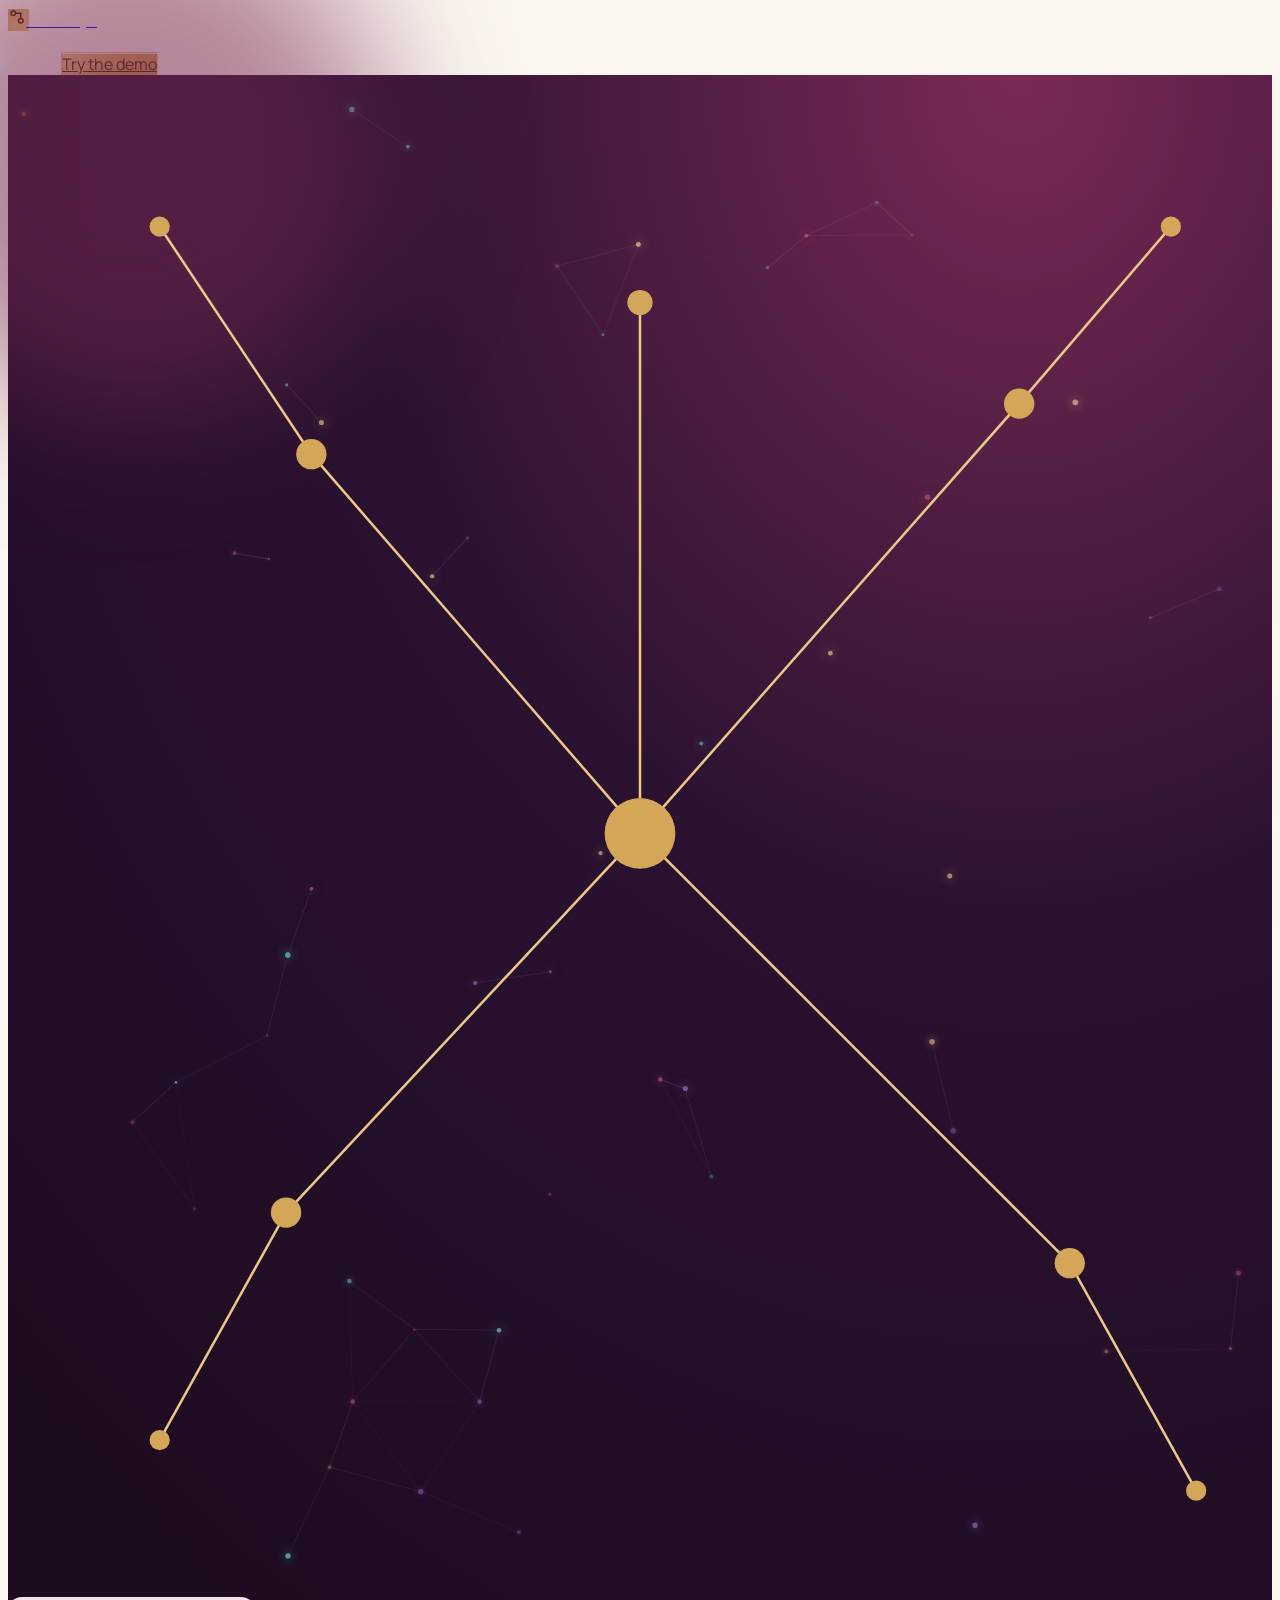
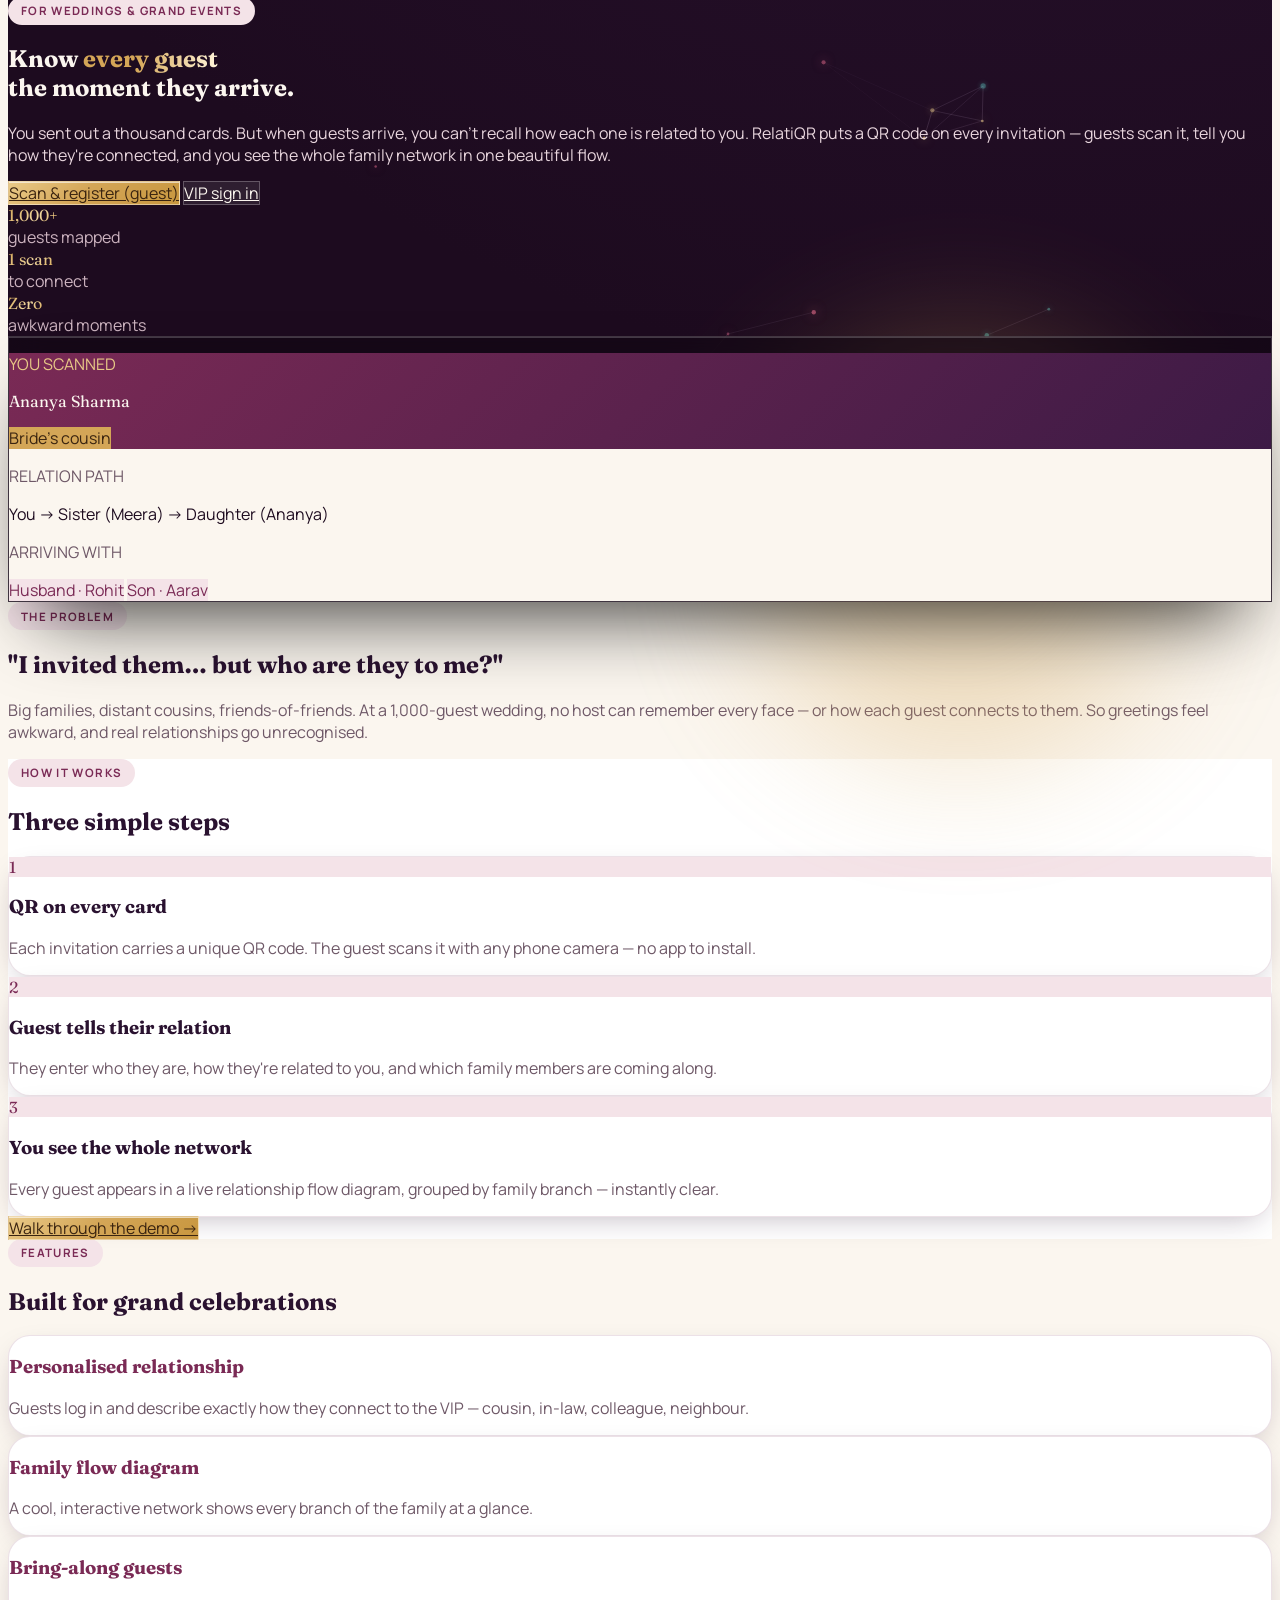
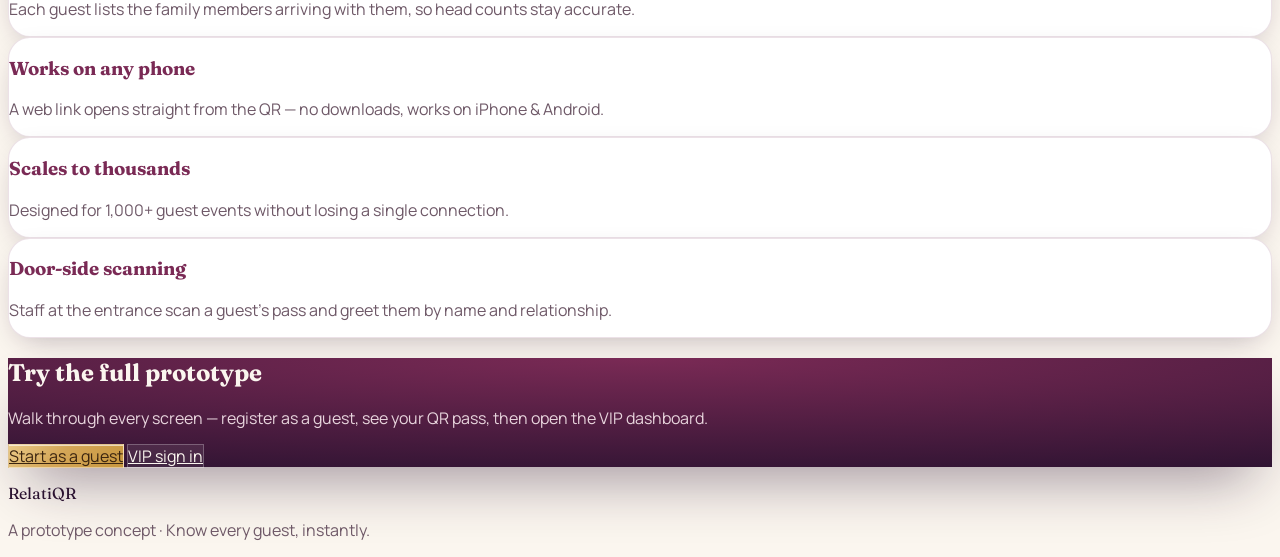
<file: pages/index.html>
<!DOCTYPE html>
<html lang="en"><head>
  <meta charset="UTF-8">
  <meta name="viewport" content="width=device-width, initial-scale=1.0">
  <title>RelatiQR — Know every guest, instantly</title>
  <link rel="stylesheet" href="/css/theme.css">
<script src="https://cdn.moda.app/runtime-libs/tailwind-browser-4.1.13-index.global.min.js"></script><style data-moda-export-fonts="true">@font-face { font-family: 'Manrope'; src: url("../fonts/manrope-wght--extralight.ttf") format("truetype"); font-style: normal; font-weight: 200; font-display: swap; }
@font-face { font-family: 'Manrope'; src: url("../fonts/manrope-wght--light.ttf") format("truetype"); font-style: normal; font-weight: 300; font-display: swap; }
@font-face { font-family: 'Manrope'; src: url("../fonts/manrope-wght--regular.ttf") format("truetype"); font-style: normal; font-weight: 400; font-display: swap; }
@font-face { font-family: 'Manrope'; src: url("../fonts/manrope-wght--medium.ttf") format("truetype"); font-style: normal; font-weight: 500; font-display: swap; }
@font-face { font-family: 'Manrope'; src: url("../fonts/manrope-wght--semibold.ttf") format("truetype"); font-style: normal; font-weight: 600; font-display: swap; }
@font-face { font-family: 'Manrope'; src: url("../fonts/manrope-wght--bold.ttf") format("truetype"); font-style: normal; font-weight: 700; font-display: swap; }
@font-face { font-family: 'Manrope'; src: url("../fonts/manrope-wght--extrabold.ttf") format("truetype"); font-style: normal; font-weight: 800; font-display: swap; }
@font-face { font-family: 'Fraunces'; src: url("../fonts/fraunces-soft-wonk-opsz-wght--blackitalic.ttf") format("truetype"); font-style: italic; font-weight: 900; font-display: swap; }
@font-face { font-family: 'Fraunces'; src: url("../fonts/fraunces-soft-wonk-opsz-wght--thin.ttf") format("truetype"); font-style: normal; font-weight: 100; font-display: swap; }
@font-face { font-family: 'Fraunces'; src: url("../fonts/fraunces-soft-wonk-opsz-wght--thinitalic.ttf") format("truetype"); font-style: italic; font-weight: 100; font-display: swap; }
@font-face { font-family: 'Fraunces'; src: url("../fonts/fraunces-soft-wonk-opsz-wght--extralight.ttf") format("truetype"); font-style: normal; font-weight: 200; font-display: swap; }
@font-face { font-family: 'Fraunces'; src: url("../fonts/fraunces-soft-wonk-opsz-wght--extralightitalic.ttf") format("truetype"); font-style: italic; font-weight: 200; font-display: swap; }
@font-face { font-family: 'Fraunces'; src: url("../fonts/fraunces-soft-wonk-opsz-wght--light.ttf") format("truetype"); font-style: normal; font-weight: 300; font-display: swap; }
@font-face { font-family: 'Fraunces'; src: url("../fonts/fraunces-soft-wonk-opsz-wght--lightitalic.ttf") format("truetype"); font-style: italic; font-weight: 300; font-display: swap; }
@font-face { font-family: 'Fraunces'; src: url("../fonts/fraunces-soft-wonk-opsz-wght--regular.ttf") format("truetype"); font-style: normal; font-weight: 400; font-display: swap; }
@font-face { font-family: 'Fraunces'; src: url("../fonts/fraunces-soft-wonk-opsz-wght--italic.ttf") format("truetype"); font-style: italic; font-weight: 400; font-display: swap; }
@font-face { font-family: 'Fraunces'; src: url("../fonts/fraunces-soft-wonk-opsz-wght--medium.ttf") format("truetype"); font-style: normal; font-weight: 500; font-display: swap; }
@font-face { font-family: 'Fraunces'; src: url("../fonts/fraunces-soft-wonk-opsz-wght--mediumitalic.ttf") format("truetype"); font-style: italic; font-weight: 500; font-display: swap; }
@font-face { font-family: 'Fraunces'; src: url("../fonts/fraunces-soft-wonk-opsz-wght--semibold.ttf") format("truetype"); font-style: normal; font-weight: 600; font-display: swap; }
@font-face { font-family: 'Fraunces'; src: url("../fonts/fraunces-soft-wonk-opsz-wght--semibolditalic.ttf") format("truetype"); font-style: italic; font-weight: 600; font-display: swap; }
@font-face { font-family: 'Fraunces'; src: url("../fonts/fraunces-soft-wonk-opsz-wght--bold.ttf") format("truetype"); font-style: normal; font-weight: 700; font-display: swap; }
@font-face { font-family: 'Fraunces'; src: url("../fonts/fraunces-soft-wonk-opsz-wght--bolditalic.ttf") format("truetype"); font-style: italic; font-weight: 700; font-display: swap; }
@font-face { font-family: 'Fraunces'; src: url("../fonts/fraunces-soft-wonk-opsz-wght--extrabold.ttf") format("truetype"); font-style: normal; font-weight: 800; font-display: swap; }
@font-face { font-family: 'Fraunces'; src: url("../fonts/fraunces-soft-wonk-opsz-wght--extrabolditalic.ttf") format("truetype"); font-style: italic; font-weight: 800; font-display: swap; }
@font-face { font-family: 'Fraunces'; src: url("../fonts/fraunces-soft-wonk-opsz-wght--black.ttf") format("truetype"); font-style: normal; font-weight: 900; font-display: swap; }</style></head>
<body class="overflow-x-hidden">

  <!-- NAV -->
  <header class="absolute top-0 inset-x-0 z-30">
    <nav class="max-w-7xl mx-auto px-6 py-5 flex items-center justify-between">
      <a href="/" class="flex items-center gap-2.5">
        <span class="w-9 h-9 rounded-xl grid place-items-center" style="background:linear-gradient(135deg,var(--gold),var(--gold-soft))">
          <svg width="18" height="18" viewBox="0 0 24 24" fill="none" stroke="#3a2410" stroke-width="2"><circle cx="7" cy="7" r="3"></circle><circle cx="17" cy="17" r="3"></circle><path d="M10 7h7v7"></path></svg>
        </span>
        <span class="font-display text-xl font-600" style="color:var(--cream)">RelatiQR</span>
      </a>
      <div class="hidden md:flex items-center gap-8 text-sm font-600">
        <a href="#how" class="nav-link">How it works</a>
        <a href="#features" class="nav-link">Features</a>
        <a href="/dashboard" class="nav-link">VIP Dashboard</a>
      </div>
      <div class="flex items-center gap-3">
        <a href="/login" class="nav-link text-sm font-700 hidden sm:inline px-3">Sign in</a>
        <a href="/register" class="btn-glossy text-sm font-700 px-5 py-2.5 rounded-full">Try the demo</a>
      </div>
    </nav>
  </header>

  <!-- HERO -->
  <section data-livebg-host="" data-bg="dark" class="relative min-h-[100svh] flex items-center overflow-hidden" style="background:radial-gradient(120% 90% at 80% 0%, var(--wine) 0%, var(--plum-900) 45%, var(--plum-950) 100%)">
    <!-- ambient aurora glows -->
    <div class="aurora aurora-anim" style="width:520px;height:520px;background:#7a2a55;top:-180px;left:-140px"></div>
    <div class="aurora aurora-anim" style="width:420px;height:420px;background:#d4a657;bottom:-160px;right:8%;opacity:.32;animation-delay:-6s"></div>
    <!-- decorative network -->
    <svg class="absolute right-0 top-0 h-full w-1/2 opacity-30 hidden lg:block" viewBox="0 0 500 600" fill="none">
      <g stroke="var(--gold-soft)" stroke-width="1">
        <line x1="250" y1="300" x2="120" y2="150"></line><line x1="250" y1="300" x2="400" y2="130"></line>
        <line x1="250" y1="300" x2="110" y2="450"></line><line x1="250" y1="300" x2="420" y2="470"></line>
        <line x1="250" y1="300" x2="250" y2="90"></line><line x1="120" y1="150" x2="60" y2="60"></line>
        <line x1="400" y1="130" x2="460" y2="60"></line><line x1="110" y1="450" x2="60" y2="540"></line>
        <line x1="420" y1="470" x2="470" y2="560"></line>
      </g>
      <g fill="var(--gold)">
        <circle cx="120" cy="150" r="6"></circle><circle cx="400" cy="130" r="6"></circle><circle cx="110" cy="450" r="6"></circle>
        <circle cx="420" cy="470" r="6"></circle><circle cx="250" cy="90" r="5"></circle><circle cx="60" cy="60" r="4"></circle>
        <circle cx="460" cy="60" r="4"></circle><circle cx="60" cy="540" r="4"></circle><circle cx="470" cy="560" r="4"></circle>
      </g>
      <circle cx="250" cy="300" r="14" fill="var(--gold)"></circle>
    </svg>

    <div class="relative z-10 max-w-7xl mx-auto px-6 pt-28 pb-16 grid lg:grid-cols-[1.1fr,0.9fr] gap-12 items-center w-full">
      <div>
        <span class="tag reveal">For weddings &amp; grand events</span>
        <h1 class="font-display font-600 text-[clamp(2.6rem,6vw,4.6rem)] leading-[1.02] mt-5 reveal d1" style="color:var(--cream)">
          Know <span class="gold-text-anim italic">every guest</span><br>the moment they arrive.
        </h1>
        <p class="mt-6 text-lg max-w-xl leading-relaxed reveal d2" style="color:#e8d5dd">
          You sent out a thousand cards. But when guests arrive, you can't recall how each one is related to you. RelatiQR puts a QR code on every invitation — guests scan it, tell you how they're connected, and you see the whole family network in one beautiful flow.
        </p>
        <div class="mt-9 flex flex-wrap gap-4 reveal d3">
          <a href="/register" class="btn-glossy font-700 px-7 py-3.5 rounded-full">Scan &amp; register (guest)</a>
          <a href="/login" class="btn-ghost font-700 px-7 py-3.5 rounded-full">VIP sign in</a>
        </div>
        <div class="mt-10 flex items-center gap-6 text-sm reveal d4" style="color:#cdb4c0">
          <div><span class="font-display text-2xl gold-text font-600">1,000+</span><br>guests mapped</div>
          <div class="w-px h-9" style="background:rgba(255,255,255,.2)"></div>
          <div><span class="font-display text-2xl gold-text font-600">1 scan</span><br>to connect</div>
          <div class="w-px h-9" style="background:rgba(255,255,255,.2)"></div>
          <div><span class="font-display text-2xl gold-text font-600">Zero</span><br>awkward moments</div>
        </div>
      </div>

      <!-- phone mock -->
      <div class="relative mx-auto floaty reveal d3">
        <div class="w-[280px] rounded-[2.4rem] p-3" style="background:rgba(15,7,18,0.55);backdrop-filter:blur(16px);-webkit-backdrop-filter:blur(16px);border:1px solid rgba(255,255,255,.18);box-shadow:0 40px 80px -30px rgba(0,0,0,.8), inset 0 1px 0 rgba(255,255,255,.2)">
          <div class="rounded-[1.9rem] overflow-hidden" style="background:var(--cream)">
            <div class="px-5 pt-6 pb-5 text-center" style="background:linear-gradient(135deg,var(--wine),var(--plum-800))">
              <p class="text-xs font-700 tracking-widest" style="color:var(--gold-soft)">YOU SCANNED</p>
              <p class="font-display text-xl mt-1" style="color:var(--cream)">Ananya Sharma</p>
              <span class="inline-block mt-2 text-xs font-700 px-3 py-1 rounded-full" style="background:var(--gold);color:#3a2410">Bride's cousin</span>
            </div>
            <div class="p-4 space-y-3 text-left">
              <p class="text-xs font-700 tracking-wider" style="color:var(--muted)">RELATION PATH</p>
              <div class="text-sm font-600" style="color:var(--ink)">You → Sister (Meera) → Daughter (Ananya)</div>
              <div class="h-px" style="background:var(--line)"></div>
              <p class="text-xs font-700 tracking-wider" style="color:var(--muted)">ARRIVING WITH</p>
              <div class="flex flex-wrap gap-1.5">
                <span class="text-xs px-2 py-1 rounded-md" style="background:var(--blush);color:var(--wine)">Husband · Rohit</span>
                <span class="text-xs px-2 py-1 rounded-md" style="background:var(--blush);color:var(--wine)">Son · Aarav</span>
              </div>
            </div>
          </div>
        </div>
      </div>
    </div>
  </section>

  <!-- PROBLEM -->
  <section class="max-w-5xl mx-auto px-6 py-20 text-center">
    <span class="tag">The problem</span>
    <h2 class="font-display text-3xl md:text-4xl font-600 mt-4" style="color:var(--plum-900)">"I invited them… but who are they to me?"</h2>
    <p class="mt-4 text-lg max-w-2xl mx-auto" style="color:var(--muted)">
      Big families, distant cousins, friends-of-friends. At a 1,000-guest wedding, no host can remember every face — or how each guest connects to them. So greetings feel awkward, and real relationships go unrecognised.
    </p>
  </section>

  <!-- HOW IT WORKS -->
  <section id="how" class="py-20" style="background:#fff">
    <div class="max-w-7xl mx-auto px-6">
      <div class="text-center mb-14">
        <span class="tag">How it works</span>
        <h2 class="font-display text-3xl md:text-4xl font-600 mt-4" style="color:var(--plum-900)">Three simple steps</h2>
      </div>
      <div class="grid md:grid-cols-3 gap-6">
        <div class="card p-8">
          <div class="w-12 h-12 rounded-xl grid place-items-center font-display text-xl font-700" style="background:var(--blush);color:var(--wine)">1</div>
          <h3 class="font-display text-xl font-600 mt-5" style="color:var(--plum-900)">QR on every card</h3>
          <p class="mt-2" style="color:var(--muted)">Each invitation carries a unique QR code. The guest scans it with any phone camera — no app to install.</p>
        </div>
        <div class="card p-8">
          <div class="w-12 h-12 rounded-xl grid place-items-center font-display text-xl font-700" style="background:var(--blush);color:var(--wine)">2</div>
          <h3 class="font-display text-xl font-600 mt-5" style="color:var(--plum-900)">Guest tells their relation</h3>
          <p class="mt-2" style="color:var(--muted)">They enter who they are, how they're related to you, and which family members are coming along.</p>
        </div>
        <div class="card p-8">
          <div class="w-12 h-12 rounded-xl grid place-items-center font-display text-xl font-700" style="background:var(--blush);color:var(--wine)">3</div>
          <h3 class="font-display text-xl font-600 mt-5" style="color:var(--plum-900)">You see the whole network</h3>
          <p class="mt-2" style="color:var(--muted)">Every guest appears in a live relationship flow diagram, grouped by family branch — instantly clear.</p>
        </div>
      </div>
      <div class="text-center mt-12">
        <a href="/register" class="btn-glossy font-700 px-8 py-3.5 rounded-full">Walk through the demo →</a>
      </div>
    </div>
  </section>

  <!-- FEATURES -->
  <section id="features" class="py-20">
    <div class="max-w-7xl mx-auto px-6">
      <div class="text-center mb-14">
        <span class="tag">Features</span>
        <h2 class="font-display text-3xl md:text-4xl font-600 mt-4" style="color:var(--plum-900)">Built for grand celebrations</h2>
      </div>
      <div class="grid md:grid-cols-2 lg:grid-cols-3 gap-6">
        <div class="card p-7"><h3 class="font-display text-lg font-600" style="color:var(--wine)">Personalised relationship</h3><p class="mt-2 text-sm" style="color:var(--muted)">Guests log in and describe exactly how they connect to the VIP — cousin, in-law, colleague, neighbour.</p></div>
        <div class="card p-7"><h3 class="font-display text-lg font-600" style="color:var(--wine)">Family flow diagram</h3><p class="mt-2 text-sm" style="color:var(--muted)">A cool, interactive network shows every branch of the family at a glance.</p></div>
        <div class="card p-7"><h3 class="font-display text-lg font-600" style="color:var(--wine)">Bring-along guests</h3><p class="mt-2 text-sm" style="color:var(--muted)">Each guest lists the family members arriving with them, so head counts stay accurate.</p></div>
        <div class="card p-7"><h3 class="font-display text-lg font-600" style="color:var(--wine)">Works on any phone</h3><p class="mt-2 text-sm" style="color:var(--muted)">A web link opens straight from the QR — no downloads, works on iPhone &amp; Android.</p></div>
        <div class="card p-7"><h3 class="font-display text-lg font-600" style="color:var(--wine)">Scales to thousands</h3><p class="mt-2 text-sm" style="color:var(--muted)">Designed for 1,000+ guest events without losing a single connection.</p></div>
        <div class="card p-7"><h3 class="font-display text-lg font-600" style="color:var(--wine)">Door-side scanning</h3><p class="mt-2 text-sm" style="color:var(--muted)">Staff at the entrance scan a guest's pass and greet them by name and relationship.</p></div>
      </div>
    </div>
  </section>

  <!-- CTA -->
  <section class="py-20">
    <div class="max-w-5xl mx-auto px-6">
      <div class="rounded-[2rem] p-10 md:p-14 text-center" style="background:radial-gradient(120% 120% at 50% 0%, var(--wine), var(--plum-900));box-shadow:var(--shadow-lg)">
        <h2 class="font-display text-3xl md:text-4xl font-600" style="color:var(--cream)">Try the full prototype</h2>
        <p class="mt-3 max-w-xl mx-auto" style="color:#e8d5dd">Walk through every screen — register as a guest, see your QR pass, then open the VIP dashboard.</p>
        <div class="mt-8 flex flex-wrap gap-4 justify-center">
          <a href="/register" class="btn-glossy font-700 px-7 py-3.5 rounded-full">Start as a guest</a>
          <a href="/login" class="btn-ghost font-700 px-7 py-3.5 rounded-full">VIP sign in</a>
        </div>
      </div>
    </div>
  </section>

  <footer class="py-10 text-center text-sm" style="color:var(--muted)">
    <p class="font-display text-lg" style="color:var(--plum-900)">RelatiQR</p>
    <p class="mt-1">A prototype concept · Know every guest, instantly.</p>
  </footer>

  <script>
    // Smooth scroll-reveal — elements fade up as they enter view
    const io = new IntersectionObserver((entries)=>{
      entries.forEach(e=>{ if(e.isIntersecting){ e.target.classList.add('in'); io.unobserve(e.target); } });
    }, { threshold: .15 });
    document.querySelectorAll('[data-reveal]').forEach((el,i)=>{
      el.style.opacity = '0';
      el.style.transform = 'translateY(28px)';
      el.style.transition = 'opacity .8s cubic-bezier(.2,.7,.2,1), transform .8s cubic-bezier(.2,.7,.2,1)';
      el.style.transitionDelay = (i % 3) * 0.1 + 's';
      io.observe(el);
    });
    const style = document.createElement('style');
    style.textContent = '[data-reveal].in{opacity:1!important;transform:none!important}';
    document.head.appendChild(style);
  </script>
  <script src="/js/livebg.js"></script>


</body></html>
</file>
<file: css/theme.css>
/* RelatiQR — shared design tokens */
@import url('https://fonts.googleapis.com/css2?family=Fraunces:ital,opsz,wght@0,9..144,400;0,9..144,500;0,9..144,600;0,9..144,700;1,9..144,500&family=Manrope:wght@400;500;600;700;800&display=swap');

:root {
  --plum-950: #1d0b1f;
  --plum-900: #2a1230;
  --plum-800: #3c1a45;
  --plum-700: #531f5e;
  --wine: #7a2a55;
  --rose: #c45b7c;
  --blush: #f4e3e8;
  --gold: #d4a657;
  --gold-soft: #e8c987;
  --cream: #fbf6ef;
  --ink: #1d0b1f;
  --muted: #6e5867;
  --line: rgba(122, 42, 85, 0.14);
  --shadow-lg: 0 30px 60px -20px rgba(42, 18, 48, 0.45);
  --shadow-sm: 0 10px 30px -12px rgba(42, 18, 48, 0.35);
}

* { -webkit-font-smoothing: antialiased; }

body {
  font-family: 'Manrope', system-ui, sans-serif;
  color: var(--ink);
  background: var(--cream);
}

.font-display { font-family: 'Fraunces', Georgia, serif; }

.btn-gold {
  background: linear-gradient(135deg, var(--gold) 0%, var(--gold-soft) 100%);
  color: #3a2410;
  box-shadow: 0 10px 26px -10px rgba(212, 166, 87, 0.7);
  transition: transform .18s ease, box-shadow .18s ease;
}
.btn-gold:hover { transform: translateY(-2px); box-shadow: 0 16px 34px -10px rgba(212, 166, 87, 0.85); }

.btn-outline {
  border: 1px solid var(--line);
  background: rgba(255,255,255,.6);
  color: var(--plum-800);
  transition: background .18s ease, border-color .18s ease;
}
.btn-outline:hover { background: #fff; border-color: var(--rose); }

.card {
  background: #fff;
  border: 1px solid var(--line);
  border-radius: 22px;
  box-shadow: var(--shadow-sm);
}

.gold-text {
  background: linear-gradient(135deg, var(--gold) 0%, #f0d79e 60%, var(--gold) 100%);
  -webkit-background-clip: text;
  background-clip: text;
  color: transparent;
}

.tag {
  display: inline-flex; align-items: center; gap: .4rem;
  font-size: .72rem; font-weight: 700; letter-spacing: .12em; text-transform: uppercase;
  color: var(--wine);
  background: var(--blush);
  padding: .4rem .8rem; border-radius: 999px;
}

.nav-link { color: var(--cream); opacity: .8; transition: opacity .18s; }
.nav-link:hover { opacity: 1; }

@keyframes floaty { 0%,100%{ transform: translateY(0) } 50%{ transform: translateY(-14px) } }
.floaty { animation: floaty 7s ease-in-out infinite; }

/* ============================================================
   PREMIUM GLASS SYSTEM — matte frost + glossy sheen
   ============================================================ */

/* Matte frosted glass — for cards over dark/photographic backgrounds */
.glass {
  position: relative;
  background: rgba(255, 255, 255, 0.07);
  backdrop-filter: blur(22px) saturate(140%);
  -webkit-backdrop-filter: blur(22px) saturate(140%);
  border: 1px solid rgba(255, 255, 255, 0.16);
  border-radius: 26px;
  box-shadow:
    0 24px 60px -24px rgba(8, 4, 12, 0.7),
    inset 0 1px 0 rgba(255, 255, 255, 0.22);
}
/* glossy top sheen */
.glass::before {
  content: "";
  position: absolute; inset: 0;
  border-radius: inherit;
  background: linear-gradient(160deg, rgba(255,255,255,0.28) 0%, rgba(255,255,255,0.06) 22%, rgba(255,255,255,0) 50%);
  pointer-events: none;
}

/* Light matte glass — for cards over the cream background */
.glass-light {
  background: rgba(255, 255, 255, 0.66);
  backdrop-filter: blur(18px) saturate(130%);
  -webkit-backdrop-filter: blur(18px) saturate(130%);
  border: 1px solid rgba(255, 255, 255, 0.7);
  border-radius: 24px;
  box-shadow:
    0 22px 50px -26px rgba(42, 18, 48, 0.4),
    inset 0 1px 0 rgba(255, 255, 255, 0.9);
}

/* Glossy gold pill (premium CTA) */
.btn-glossy {
  position: relative;
  overflow: hidden;
  background: linear-gradient(135deg, #e9c987 0%, var(--gold) 45%, #c8973f 100%);
  color: #3a2410;
  border: 1px solid rgba(255,255,255,0.4);
  box-shadow: 0 14px 34px -12px rgba(212, 166, 87, 0.75), inset 0 1px 0 rgba(255,255,255,0.6);
  transition: transform .25s cubic-bezier(.2,.7,.2,1), box-shadow .25s ease;
}
.btn-glossy::after {
  content: "";
  position: absolute; top: 0; left: 0; width: 60%; height: 100%;
  background: linear-gradient(120deg, rgba(255,255,255,0) 0%, rgba(255,255,255,0.55) 50%, rgba(255,255,255,0) 100%);
  transform: translateX(-180%) skewX(-18deg);
  transition: transform .9s cubic-bezier(.2,.7,.2,1);
}
.btn-glossy:hover { transform: translateY(-2px); box-shadow: 0 20px 42px -12px rgba(212, 166, 87, 0.9), inset 0 1px 0 rgba(255,255,255,0.7); }
.btn-glossy:hover::after { transform: translateX(220%) skewX(-18deg); }

/* Glass ghost button (over dark) */
.btn-ghost {
  background: rgba(255,255,255,0.08);
  backdrop-filter: blur(10px);
  -webkit-backdrop-filter: blur(10px);
  border: 1px solid rgba(255,255,255,0.25);
  color: var(--cream);
  transition: background .25s ease, border-color .25s ease, transform .25s ease;
}
.btn-ghost:hover { background: rgba(255,255,255,0.16); border-color: rgba(232,201,135,0.6); transform: translateY(-2px); }

/* Frosted input field */
.field {
  width: 100%;
  background: rgba(255,255,255,0.06);
  border: 1px solid rgba(255,255,255,0.18);
  border-radius: 14px;
  color: var(--cream);
  padding: .85rem 1rem;
  transition: border-color .25s ease, background .25s ease, box-shadow .25s ease;
  outline: none;
}
.field::placeholder { color: rgba(244,227,232,0.5); }
.field:focus {
  border-color: rgba(232,201,135,0.7);
  background: rgba(255,255,255,0.1);
  box-shadow: 0 0 0 4px rgba(212,166,87,0.18);
}
.field-light {
  width: 100%;
  background: rgba(255,255,255,0.8);
  border: 1px solid var(--line);
  border-radius: 14px;
  color: var(--ink);
  padding: .85rem 1rem;
  transition: border-color .25s ease, box-shadow .25s ease;
  outline: none;
}
.field-light:focus {
  border-color: var(--gold);
  box-shadow: 0 0 0 4px rgba(212,166,87,0.16);
}

/* Aurora / ambient glow blobs for premium dark backgrounds */
.aurora { position: absolute; border-radius: 50%; filter: blur(70px); opacity: .55; pointer-events: none; }

/* ============================================================
   SMOOTH, PROFESSIONAL ANIMATIONS (no quirky bounce)
   ============================================================ */
@keyframes fadeUp {
  from { opacity: 0; transform: translateY(26px); }
  to   { opacity: 1; transform: translateY(0); }
}
.reveal { opacity: 0; animation: fadeUp .9s cubic-bezier(.2,.7,.2,1) forwards; }
.reveal.d1 { animation-delay: .12s; }
.reveal.d2 { animation-delay: .24s; }
.reveal.d3 { animation-delay: .36s; }
.reveal.d4 { animation-delay: .48s; }
.reveal.d5 { animation-delay: .60s; }

@keyframes auroraShift {
  0%,100% { transform: translate(0,0) scale(1); }
  50% { transform: translate(30px,-20px) scale(1.12); }
}
.aurora-anim { animation: auroraShift 14s ease-in-out infinite; }

@keyframes sheen {
  0% { background-position: -200% center; }
  100% { background-position: 200% center; }
}
.gold-text-anim {
  background: linear-gradient(100deg, var(--gold) 20%, #fff4d8 50%, var(--gold) 80%);
  background-size: 200% auto;
  -webkit-background-clip: text; background-clip: text; color: transparent;
  animation: sheen 6s linear infinite;
}

/* ============================================================
   NEON AMBIENT LIGHT STREAKS (decorative background layer)
   Drop <div class="neon-stage"><span class="neon-beam"></span>…</div>
   as the first child of a dark section. Sits behind content.
   ============================================================ */
.neon-stage { position:absolute; inset:0; overflow:hidden; pointer-events:none; z-index:0; }
.neon-beam {
  position:absolute; width:140%; height:170px; left:-20%;
  filter: blur(34px); opacity:.5; border-radius:50%;
  mix-blend-mode: screen;
}
.neon-beam.b1 { top:8%;  background:linear-gradient(90deg,transparent,#9b6bd1,transparent); animation: beamMove 17s ease-in-out infinite; }
.neon-beam.b2 { top:46%; background:linear-gradient(90deg,transparent,#c45b7c,transparent); animation: beamMove 21s ease-in-out infinite reverse; }
.neon-beam.b3 { top:78%; background:linear-gradient(90deg,transparent,#5fd3c8,transparent); animation: beamMove 24s ease-in-out infinite; opacity:.38; }
@keyframes beamMove {
  0%,100% { transform: translateX(-8%) rotate(-3deg); }
  50%     { transform: translateX(8%)  rotate(3deg); }
}

/* thin neon hairline accent */
.neon-line {
  height:1px; width:100%;
  background:linear-gradient(90deg,transparent,rgba(232,201,135,.7),rgba(196,91,124,.7),transparent);
  background-size:200% 100%;
  animation: sheen 7s linear infinite;
}

@media (prefers-reduced-motion: reduce) {
  .reveal { animation: none; opacity: 1; }
  .floaty, .aurora-anim, .gold-text-anim, .neon-beam, .neon-line { animation: none; }
}
</file>
